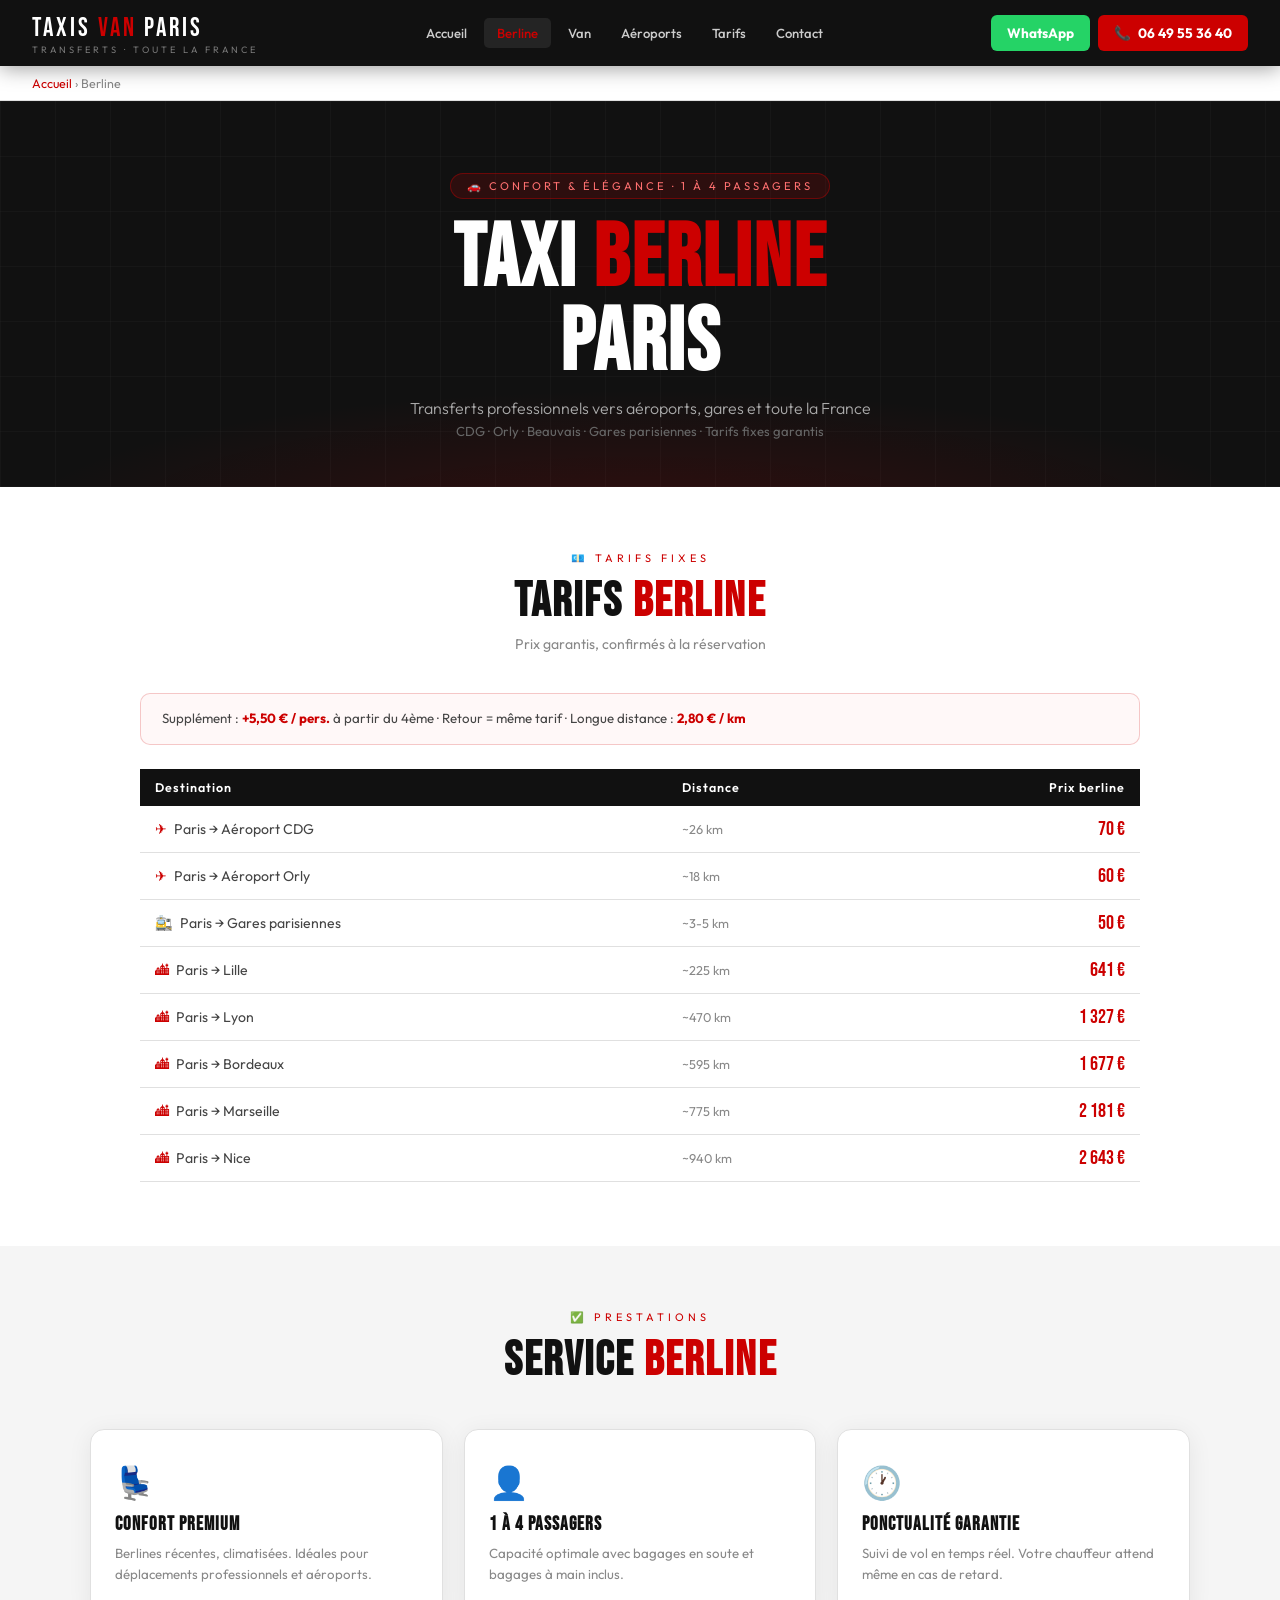
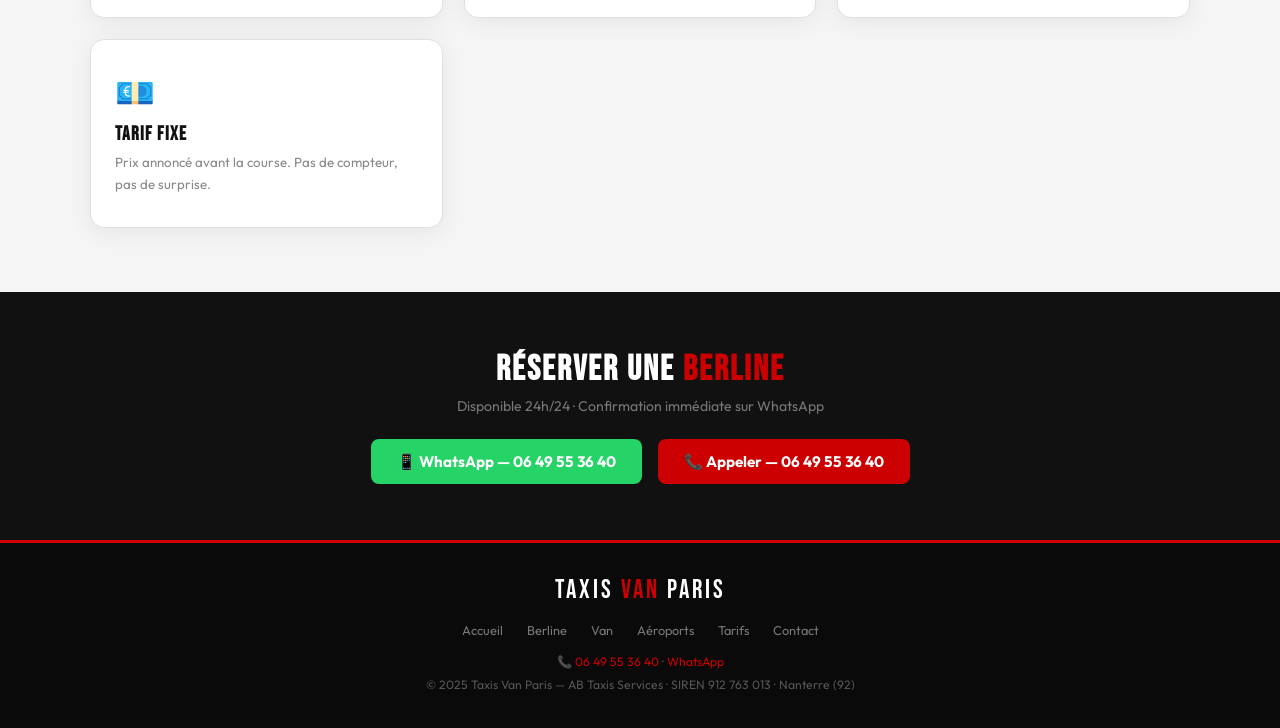
<file: BERLINE/INDEX.HTML>
<!DOCTYPE html>
<html lang="fr">
<head>
<meta charset="UTF-8"><meta name="viewport" content="width=device-width, initial-scale=1.0">
<title>Taxi Berline Paris — Transfert Privé CDG Orly Gares | Taxis Van Paris</title>
<meta name="description" content="Taxi berline privé à Paris : CDG (70€), Orly (60€), gares (50€). Chauffeur professionnel 24h/24. Réservation au 06 49 55 36 40.">
<link rel="canonical" href="https://taxisvanparis.fr/berline/">
<link href="https://fonts.googleapis.com/css2?family=Bebas+Neue&family=Outfit:wght@300;400;500;600;700&display=swap" rel="stylesheet">
<link rel="stylesheet" href="../style.css">
</head>
<body>
<nav>
  <a href="/" class="logo-wrap" style="text-decoration:none"><div class="logo-text">TAXIS <span>VAN</span> PARIS</div><div class="logo-sub">Transferts · Toute la France</div></a>
  <div class="nav-links">
    <a href="/" class="nav-link">Accueil</a><a href="/berline/" class="nav-link active">Berline</a><a href="/van/" class="nav-link">Van</a><a href="/aeroports/" class="nav-link">Aéroports</a><a href="/tarifs/" class="nav-link">Tarifs</a><a href="/contact/" class="nav-link">Contact</a>
  </div>
  <div class="nav-btns">
    <a href="https://wa.me/33649553640" target="_blank" class="nbtn nbtn-wa"><span>WhatsApp</span></a>
    <a href="tel:+33649553640" class="nbtn nbtn-tel">📞 <span>06 49 55 36 40</span></a>
  </div>
</nav>
<div class="breadcrumb"><a href="/">Accueil</a> › Berline</div>
<section class="hero">
  <div class="hero-grid"></div><div class="hero-glow"></div>
  <div class="hero-inner">
    <div class="hero-badge">🚗 Confort & Élégance · 1 à 4 passagers</div>
    <h1>TAXI <span>BERLINE</span><br>PARIS</h1>
    <p class="hero-sub">Transferts professionnels vers aéroports, gares et toute la France</p>
    <p class="hero-sub2">CDG · Orly · Beauvais · Gares parisiennes · Tarifs fixes garantis</p>
  </div>
</section>
<section class="section bg-white">
  <div class="sec-hdr"><div class="sec-lbl">💶 Tarifs fixes</div><h2 class="sec-title">TARIFS <span>BERLINE</span></h2><p class="sec-sub">Prix garantis, confirmés à la réservation</p></div>
  <div class="tarifs-wrap">
    <div class="tarif-note">Supplément : <strong>+5,50 € / pers.</strong> à partir du 4ème · Retour = même tarif · Longue distance : <strong>2,80 € / km</strong></div>
    <table>
      <thead><tr><th>Destination</th><th>Distance</th><th style="text-align:right">Prix berline</th></tr></thead>
      <tbody>
        <tr><td><div class="dest-cell"><span class="dest-icon">✈</span>Paris → Aéroport CDG</div></td><td class="km-cell">~26 km</td><td class="price">70 €</td></tr>
        <tr><td><div class="dest-cell"><span class="dest-icon">✈</span>Paris → Aéroport Orly</div></td><td class="km-cell">~18 km</td><td class="price">60 €</td></tr>
        <tr><td><div class="dest-cell"><span class="dest-icon">🚉</span>Paris → Gares parisiennes</div></td><td class="km-cell">~3-5 km</td><td class="price">50 €</td></tr>
        <tr><td><div class="dest-cell"><span class="dest-icon">🏙</span>Paris → Lille</div></td><td class="km-cell">~225 km</td><td class="price">641 €</td></tr>
        <tr><td><div class="dest-cell"><span class="dest-icon">🏙</span>Paris → Lyon</div></td><td class="km-cell">~470 km</td><td class="price">1 327 €</td></tr>
        <tr><td><div class="dest-cell"><span class="dest-icon">🏙</span>Paris → Bordeaux</div></td><td class="km-cell">~595 km</td><td class="price">1 677 €</td></tr>
        <tr><td><div class="dest-cell"><span class="dest-icon">🏙</span>Paris → Marseille</div></td><td class="km-cell">~775 km</td><td class="price">2 181 €</td></tr>
        <tr><td><div class="dest-cell"><span class="dest-icon">🏙</span>Paris → Nice</div></td><td class="km-cell">~940 km</td><td class="price">2 643 €</td></tr>
      </tbody>
    </table>
  </div>
</section>
<section class="section bg-light">
  <div class="sec-hdr"><div class="sec-lbl">✅ Prestations</div><h2 class="sec-title">SERVICE <span>BERLINE</span></h2></div>
  <div class="cards-grid">
    <div class="card"><div class="card-icon">💺</div><h3>Confort premium</h3><p>Berlines récentes, climatisées. Idéales pour déplacements professionnels et aéroports.</p></div>
    <div class="card"><div class="card-icon">👤</div><h3>1 à 4 passagers</h3><p>Capacité optimale avec bagages en soute et bagages à main inclus.</p></div>
    <div class="card"><div class="card-icon">🕐</div><h3>Ponctualité garantie</h3><p>Suivi de vol en temps réel. Votre chauffeur attend même en cas de retard.</p></div>
    <div class="card"><div class="card-icon">💶</div><h3>Tarif fixe</h3><p>Prix annoncé avant la course. Pas de compteur, pas de surprise.</p></div>
  </div>
</section>
<div class="contact-ban"><h2>RÉSERVER UNE <span>BERLINE</span></h2><p>Disponible 24h/24 · Confirmation immédiate sur WhatsApp</p><div class="cbtns"><a href="https://wa.me/33649553640" target="_blank" class="ctbtn ctbtn-wa">📱 WhatsApp — 06 49 55 36 40</a><a href="tel:+33649553640" class="ctbtn ctbtn-tel">📞 Appeler — 06 49 55 36 40</a></div></div>
<footer><div class="foot-logo">TAXIS <span>VAN</span> PARIS</div><div class="foot-links"><a href="/">Accueil</a><a href="/berline/">Berline</a><a href="/van/">Van</a><a href="/aeroports/">Aéroports</a><a href="/tarifs/">Tarifs</a><a href="/contact/">Contact</a></div><p>📞 <a href="tel:+33649553640">06 49 55 36 40</a> · <a href="https://wa.me/33649553640">WhatsApp</a></p><p style="margin-top:.5rem;">© 2025 Taxis Van Paris — AB Taxis Services · SIREN 912 763 013 · Nanterre (92)</p></footer>
</body></html>
</file>
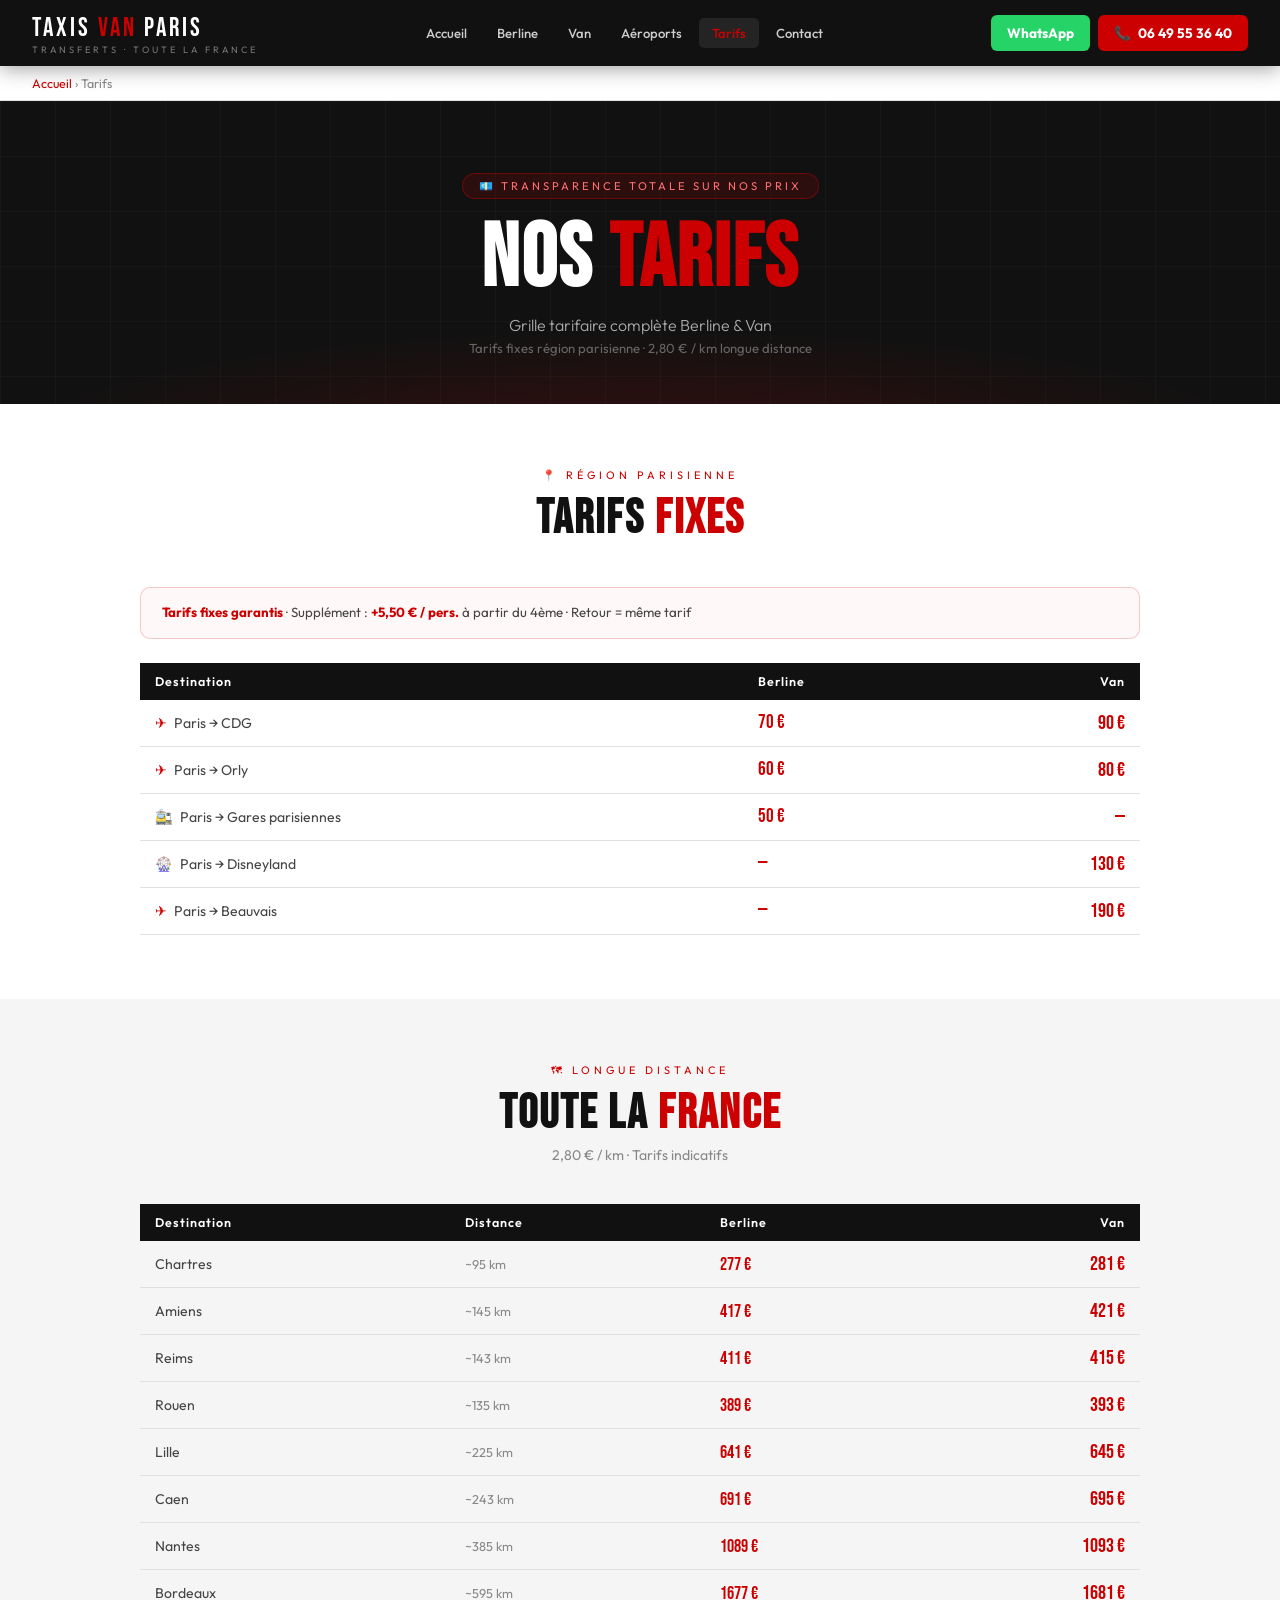
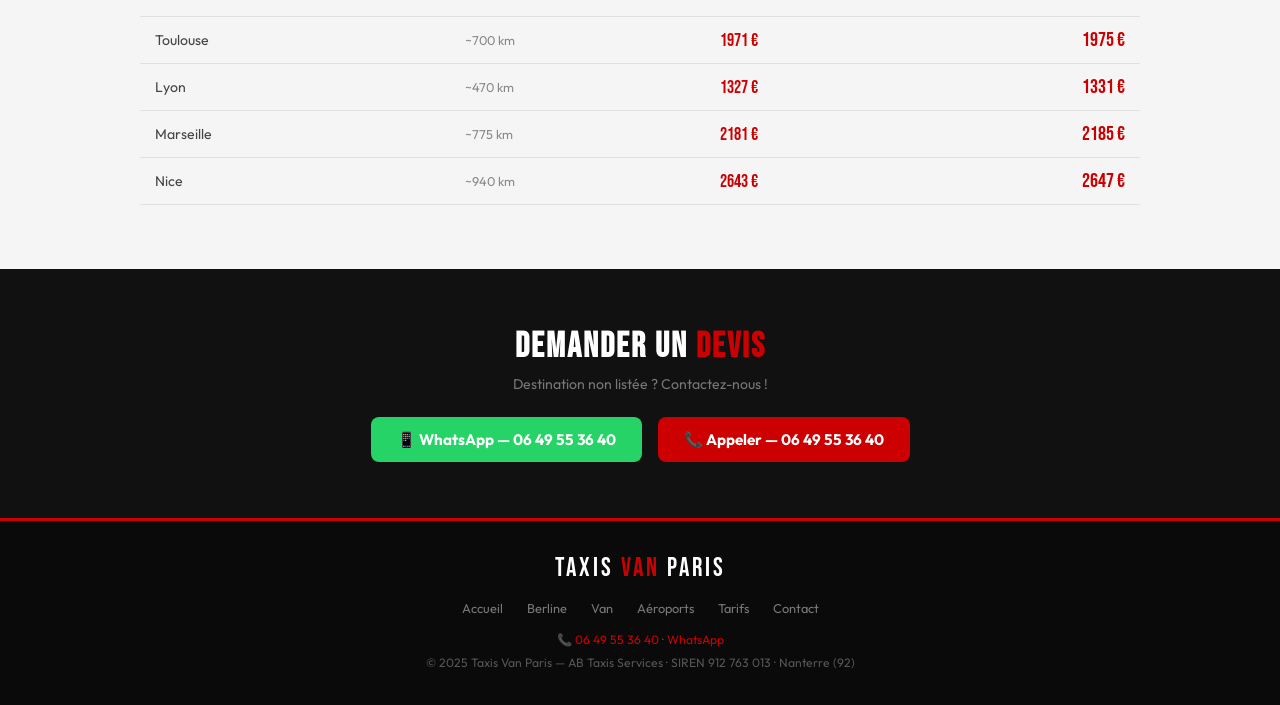
<file: tarifs/index.html>
<!DOCTYPE html>
<html lang="fr">
<head>
<meta charset="UTF-8"><meta name="viewport" content="width=device-width, initial-scale=1.0">
<title>Tarifs Taxi Van Paris — Grille Complète Berline & Van | Taxis Van Paris</title>
<meta name="description" content="Grille tarifaire complète Taxis Van Paris : berline et van vers tous les aéroports, gares et villes de France. Tarif 2,80€/km. Devis au 06 49 55 36 40.">
<link rel="canonical" href="https://taxisvanparis.fr/tarifs/">
<link href="https://fonts.googleapis.com/css2?family=Bebas+Neue&family=Outfit:wght@300;400;500;600;700&display=swap" rel="stylesheet">
<link rel="stylesheet" href="../style.css">
</head>
<body>
<nav>
  <a href="/" class="logo-wrap" style="text-decoration:none"><div class="logo-text">TAXIS <span>VAN</span> PARIS</div><div class="logo-sub">Transferts · Toute la France</div></a>
  <div class="nav-links">
    <a href="/" class="nav-link">Accueil</a><a href="/berline/" class="nav-link">Berline</a><a href="/van/" class="nav-link">Van</a><a href="/aeroports/" class="nav-link">Aéroports</a><a href="/tarifs/" class="nav-link active">Tarifs</a><a href="/contact/" class="nav-link">Contact</a>
  </div>
  <div class="nav-btns">
    <a href="https://wa.me/33649553640" target="_blank" class="nbtn nbtn-wa"><span>WhatsApp</span></a>
    <a href="tel:+33649553640" class="nbtn nbtn-tel">📞 <span>06 49 55 36 40</span></a>
  </div>
</nav>
<div class="breadcrumb"><a href="/">Accueil</a> › Tarifs</div>
<section class="hero">
  <div class="hero-grid"></div><div class="hero-glow"></div>
  <div class="hero-inner">
    <div class="hero-badge">💶 Transparence totale sur nos prix</div>
    <h1>NOS <span>TARIFS</span></h1>
    <p class="hero-sub">Grille tarifaire complète Berline & Van</p>
    <p class="hero-sub2">Tarifs fixes région parisienne · 2,80 € / km longue distance</p>
  </div>
</section>
<section class="section bg-white">
  <div class="sec-hdr"><div class="sec-lbl">📍 Région parisienne</div><h2 class="sec-title">TARIFS <span>FIXES</span></h2></div>
  <div class="tarifs-wrap">
    <div class="tarif-note"><strong>Tarifs fixes garantis</strong> · Supplément : <strong>+5,50 € / pers.</strong> à partir du 4ème · Retour = même tarif</div>
    <table>
      <thead><tr><th>Destination</th><th>Berline</th><th style="text-align:right">Van</th></tr></thead>
      <tbody>
        <tr><td><div class="dest-cell"><span class="dest-icon">✈</span>Paris → CDG</div></td><td style="font-family:'Bebas Neue';font-size:1.2rem;color:#CC0000">70 €</td><td class="price">90 €</td></tr>
        <tr><td><div class="dest-cell"><span class="dest-icon">✈</span>Paris → Orly</div></td><td style="font-family:'Bebas Neue';font-size:1.2rem;color:#CC0000">60 €</td><td class="price">80 €</td></tr>
        <tr><td><div class="dest-cell"><span class="dest-icon">🚉</span>Paris → Gares parisiennes</div></td><td style="font-family:'Bebas Neue';font-size:1.2rem;color:#CC0000">50 €</td><td class="price">—</td></tr>
        <tr><td><div class="dest-cell"><span class="dest-icon">🎡</span>Paris → Disneyland</div></td><td style="font-family:'Bebas Neue';font-size:1.2rem;color:#CC0000">—</td><td class="price">130 €</td></tr>
        <tr><td><div class="dest-cell"><span class="dest-icon">✈</span>Paris → Beauvais</div></td><td style="font-family:'Bebas Neue';font-size:1.2rem;color:#CC0000">—</td><td class="price">190 €</td></tr>
      </tbody>
    </table>
  </div>
</section>
<section class="section bg-light">
  <div class="sec-hdr"><div class="sec-lbl">🗺 Longue distance</div><h2 class="sec-title">TOUTE LA <span>FRANCE</span></h2><p class="sec-sub">2,80 € / km · Tarifs indicatifs</p></div>
  <div class="tarifs-wrap">
    <table>
      <thead><tr><th>Destination</th><th>Distance</th><th>Berline</th><th style="text-align:right">Van</th></tr></thead>
      <tbody id="t"></tbody>
    </table>
  </div>
</section>
<div class="contact-ban"><h2>DEMANDER UN <span>DEVIS</span></h2><p>Destination non listée ? Contactez-nous !</p><div class="cbtns"><a href="https://wa.me/33649553640" target="_blank" class="ctbtn ctbtn-wa">📱 WhatsApp — 06 49 55 36 40</a><a href="tel:+33649553640" class="ctbtn ctbtn-tel">📞 Appeler — 06 49 55 36 40</a></div></div>
<footer><div class="foot-logo">TAXIS <span>VAN</span> PARIS</div><div class="foot-links"><a href="/">Accueil</a><a href="/berline/">Berline</a><a href="/van/">Van</a><a href="/aeroports/">Aéroports</a><a href="/tarifs/">Tarifs</a><a href="/contact/">Contact</a></div><p>📞 <a href="tel:+33649553640">06 49 55 36 40</a> · <a href="https://wa.me/33649553640">WhatsApp</a></p><p style="margin-top:.5rem;">© 2025 Taxis Van Paris — AB Taxis Services · SIREN 912 763 013 · Nanterre (92)</p></footer>
<script>
const c=[['Chartres',95],['Amiens',145],['Reims',143],['Rouen',135],['Lille',225],['Caen',243],['Nantes',385],['Bordeaux',595],['Toulouse',700],['Lyon',470],['Marseille',775],['Nice',940]];
const t=document.getElementById('t');
c.forEach(([n,k])=>{const b=Math.round(11+k*2.8),v=Math.round(15+k*2.8);t.innerHTML+=`<tr><td>${n}</td><td class="km-cell">~${k} km</td><td style="font-family:'Bebas Neue';font-size:1.1rem;color:#CC0000">${b} €</td><td class="price">${v} €</td></tr>`;});
</script>
</body></html>
</file>
<file: style.css>
:root{
  --red:#CC0000;--red-dark:#990000;
  --dark:#111;--dark2:#1e1e1e;
  --white:#fff;--bg:#f5f5f5;
  --text:#111;--text2:#444;--text3:#888;
  --border:#e0e0e0;
  --shadow:0 4px 24px rgba(0,0,0,0.07);
  --shadow-lg:0 16px 56px rgba(0,0,0,0.13);
}
*{margin:0;padding:0;box-sizing:border-box;}
html{scroll-behavior:smooth;}
body{font-family:'Outfit',sans-serif;background:var(--bg);color:var(--text);overflow-x:hidden;}

/* NAV */
nav{background:var(--dark);padding:0 2rem;display:flex;align-items:center;justify-content:space-between;height:66px;position:sticky;top:0;z-index:1000;box-shadow:0 2px 20px rgba(0,0,0,0.4);}
.logo-wrap .logo-text{font-family:'Bebas Neue',sans-serif;font-size:1.65rem;letter-spacing:3px;color:#fff;}
.logo-wrap .logo-text span{color:var(--red);}
.logo-wrap .logo-sub{font-size:.58rem;color:#777;letter-spacing:3px;text-transform:uppercase;}
.logo-wrap a{text-decoration:none;}
.nav-links{display:flex;align-items:center;gap:4px;}
.nav-link{padding:7px 13px;border-radius:5px;color:#ccc;font-family:'Outfit',sans-serif;font-size:.82rem;font-weight:500;text-decoration:none;transition:all .2s;}
.nav-link:hover,.nav-link.active{color:#fff;background:rgba(255,255,255,.08);}
.nav-link.active{color:var(--red);}
.nav-btns{display:flex;gap:8px;align-items:center;}
.nbtn{display:flex;align-items:center;gap:7px;padding:9px 16px;border-radius:6px;font-family:'Outfit',sans-serif;font-size:.85rem;font-weight:700;text-decoration:none;border:none;cursor:pointer;transition:all .2s;}
.nbtn-wa{background:#25D366;color:#fff;}
.nbtn-wa:hover{background:#1cb857;}
.nbtn-tel{background:var(--red);color:#fff;}
.nbtn-tel:hover{background:var(--red-dark);}

/* HERO */
.hero{background:var(--dark);padding:4.5rem 1.5rem 3rem;text-align:center;position:relative;overflow:hidden;}
.hero-grid{position:absolute;inset:0;background-image:linear-gradient(rgba(255,255,255,.025) 1px,transparent 1px),linear-gradient(90deg,rgba(255,255,255,.025) 1px,transparent 1px);background-size:55px 55px;pointer-events:none;}
.hero-glow{position:absolute;inset:0;background:radial-gradient(ellipse 70% 50% at 50% 110%,rgba(204,0,0,.18) 0%,transparent 70%);pointer-events:none;}
.hero-inner{position:relative;z-index:2;max-width:750px;margin:0 auto;}
.hero-badge{display:inline-block;background:rgba(204,0,0,.15);border:1px solid rgba(204,0,0,.4);color:#ff7070;padding:5px 16px;border-radius:20px;font-size:.7rem;letter-spacing:3px;text-transform:uppercase;margin-bottom:1.2rem;}
.hero h1{font-family:'Bebas Neue',sans-serif;font-size:clamp(2.5rem,7vw,5.5rem);line-height:.95;letter-spacing:2px;color:#fff;margin-bottom:.8rem;}
.hero h1 span{color:var(--red);}
.hero-sub{font-size:1rem;color:#aaa;font-weight:300;margin-bottom:.3rem;}
.hero-sub2{font-size:.82rem;color:#666;}

/* SECTIONS */
.section{padding:4rem 1.5rem;}
.bg-light{background:var(--bg);}
.bg-white{background:#fff;}
.sec-hdr{text-align:center;margin-bottom:2.5rem;}
.sec-lbl{font-size:.68rem;letter-spacing:4px;color:var(--red);text-transform:uppercase;margin-bottom:.5rem;}
.sec-title{font-family:'Bebas Neue',sans-serif;font-size:clamp(2rem,4vw,3rem);color:var(--text);letter-spacing:2px;}
.sec-title span{color:var(--red);}
.sec-sub{font-size:.88rem;color:var(--text3);margin-top:.3rem;}

/* CARDS GRID */
.cards-grid{display:grid;grid-template-columns:repeat(auto-fit,minmax(260px,1fr));gap:1.3rem;max-width:1100px;margin:0 auto;}
.card{background:#fff;border:1.5px solid var(--border);border-radius:14px;padding:2rem 1.5rem;transition:all .2s;box-shadow:var(--shadow);}
.card:hover{border-color:var(--red);transform:translateY(-3px);box-shadow:var(--shadow-lg);}
.card-icon{font-size:2rem;margin-bottom:.7rem;}
.card h3{font-family:'Bebas Neue',sans-serif;font-size:1.2rem;letter-spacing:1px;margin-bottom:.4rem;color:var(--text);}
.card p{font-size:.83rem;color:var(--text3);line-height:1.6;}

/* TABLE TARIFS */
.tarifs-wrap{max-width:1000px;margin:0 auto;}
.tarif-note{background:#fff8f8;border:1px solid rgba(204,0,0,.2);border-radius:10px;padding:.9rem 1.3rem;margin-bottom:1.5rem;font-size:.83rem;color:var(--text2);line-height:1.6;}
.tarif-note strong{color:var(--red);}
table{width:100%;border-collapse:collapse;font-size:.88rem;}
thead th{background:var(--dark);color:#fff;padding:11px 15px;text-align:left;font-weight:600;font-size:.78rem;letter-spacing:1px;}
thead th:last-child{text-align:right;}
tbody tr{border-bottom:1px solid var(--border);transition:background .12s;}
tbody tr:hover{background:#fff5f5;}
tbody td{padding:11px 15px;color:var(--text2);}
tbody td.price{text-align:right;font-family:'Bebas Neue',sans-serif;font-size:1.25rem;color:var(--red);}
.dest-cell{display:flex;align-items:center;gap:7px;}
.dest-icon{color:var(--red);}
.km-cell{color:var(--text3);font-size:.8rem;}

/* CONTACT BANNER */
.contact-ban{background:var(--dark);padding:3.5rem 1.5rem;text-align:center;}
.contact-ban h2{font-family:'Bebas Neue',sans-serif;font-size:2.2rem;color:#fff;letter-spacing:2px;margin-bottom:.4rem;}
.contact-ban h2 span{color:var(--red);}
.contact-ban p{color:#777;margin-bottom:1.5rem;font-size:.88rem;}
.cbtns{display:flex;gap:1rem;justify-content:center;flex-wrap:wrap;}
.ctbtn{display:flex;align-items:center;gap:9px;padding:13px 26px;border-radius:8px;font-family:'Outfit',sans-serif;font-size:.95rem;font-weight:700;text-decoration:none;transition:all .2s;}
.ctbtn-wa{background:#25D366;color:#fff;}
.ctbtn-wa:hover{background:#1cb857;}
.ctbtn-tel{background:var(--red);color:#fff;}
.ctbtn-tel:hover{background:var(--red-dark);}

/* FOOTER */
footer{background:#0a0a0a;border-top:3px solid var(--red);padding:2rem;text-align:center;}
.foot-logo{font-family:'Bebas Neue',sans-serif;font-size:1.6rem;letter-spacing:3px;color:#fff;margin-bottom:.3rem;}
.foot-logo span{color:var(--red);}
footer p{color:#555;font-size:.76rem;margin-bottom:.2rem;}
footer a{color:var(--red);text-decoration:none;}
.foot-links{display:flex;gap:1.5rem;justify-content:center;flex-wrap:wrap;margin:1rem 0;}
.foot-links a{color:#777;text-decoration:none;font-size:.8rem;transition:color .2s;}
.foot-links a:hover{color:var(--red);}

/* BREADCRUMB */
.breadcrumb{background:#fff;padding:.6rem 2rem;border-bottom:1px solid var(--border);font-size:.78rem;color:var(--text3);}
.breadcrumb a{color:var(--red);text-decoration:none;}
.breadcrumb a:hover{text-decoration:underline;}

@media(max-width:768px){
  nav{padding:0 1rem;}
  .nav-links{display:none;}
  .nbtn span{display:none;}
}
</file>
